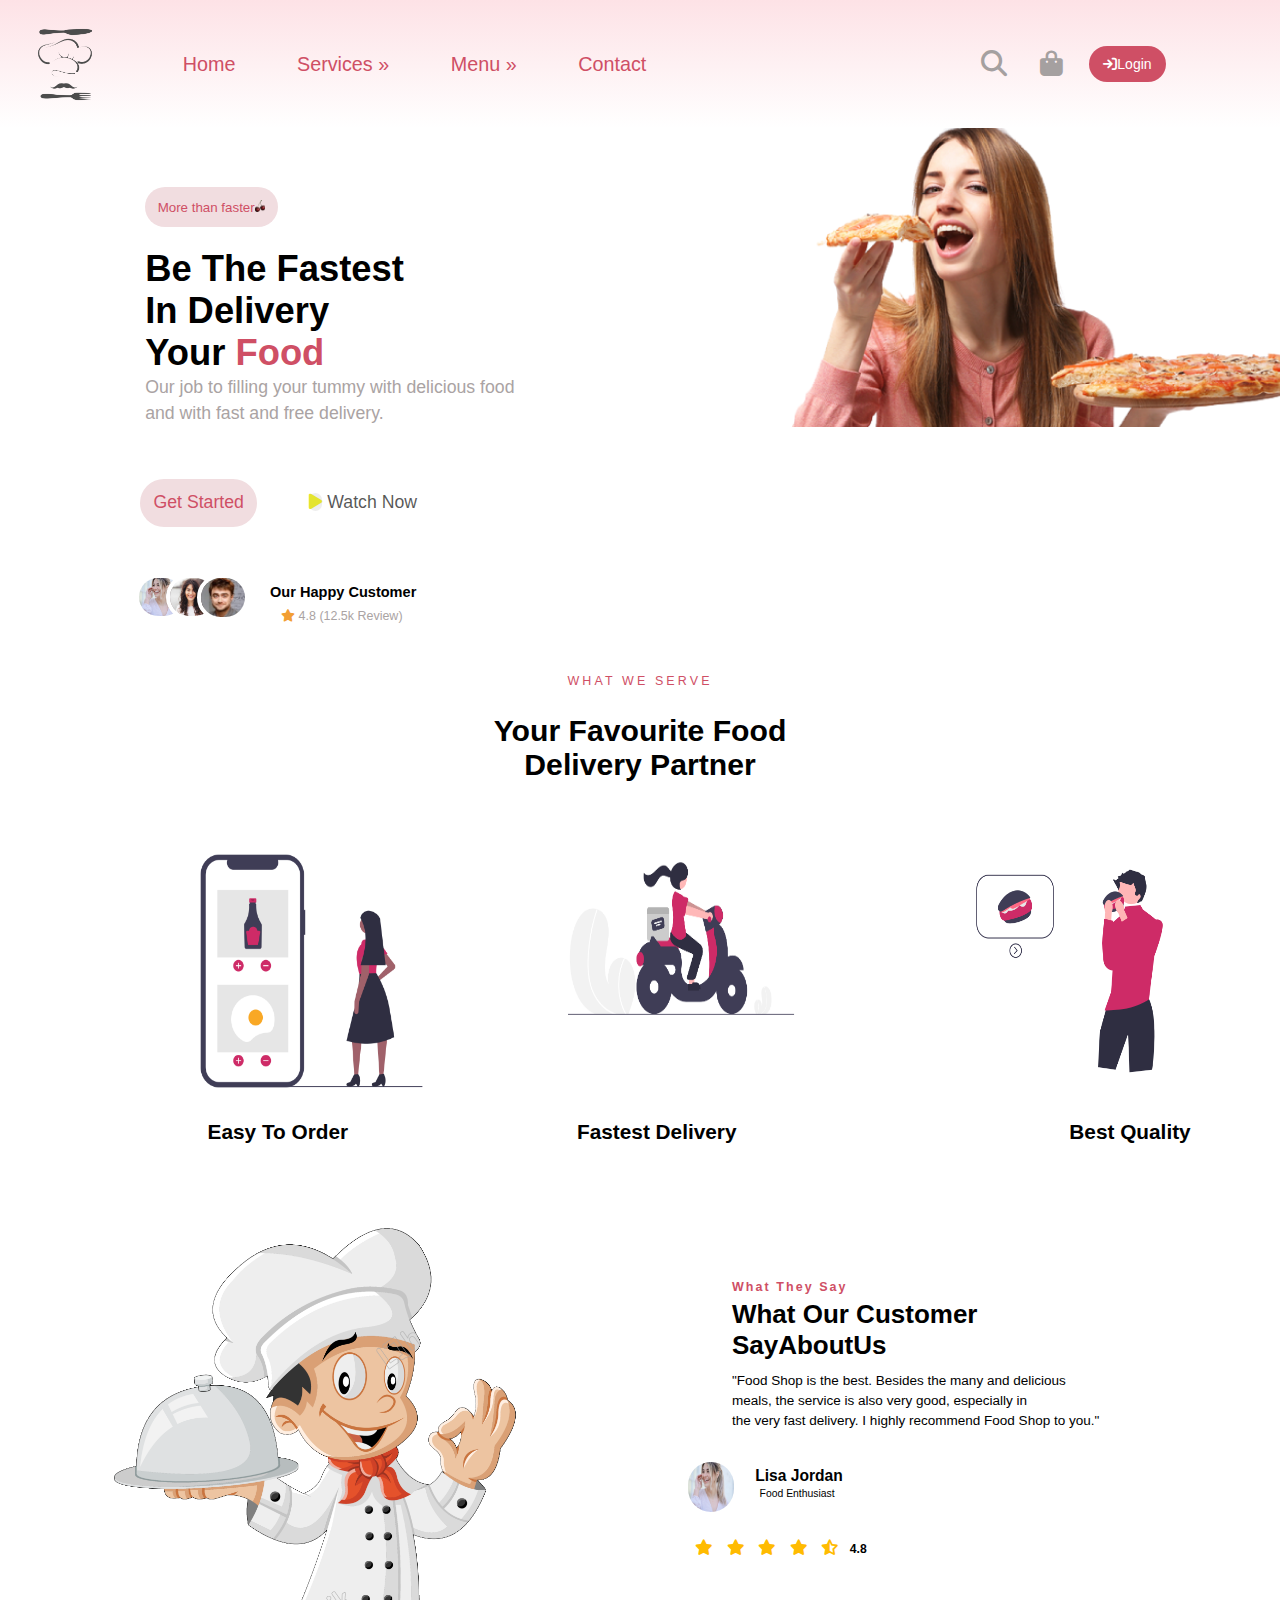
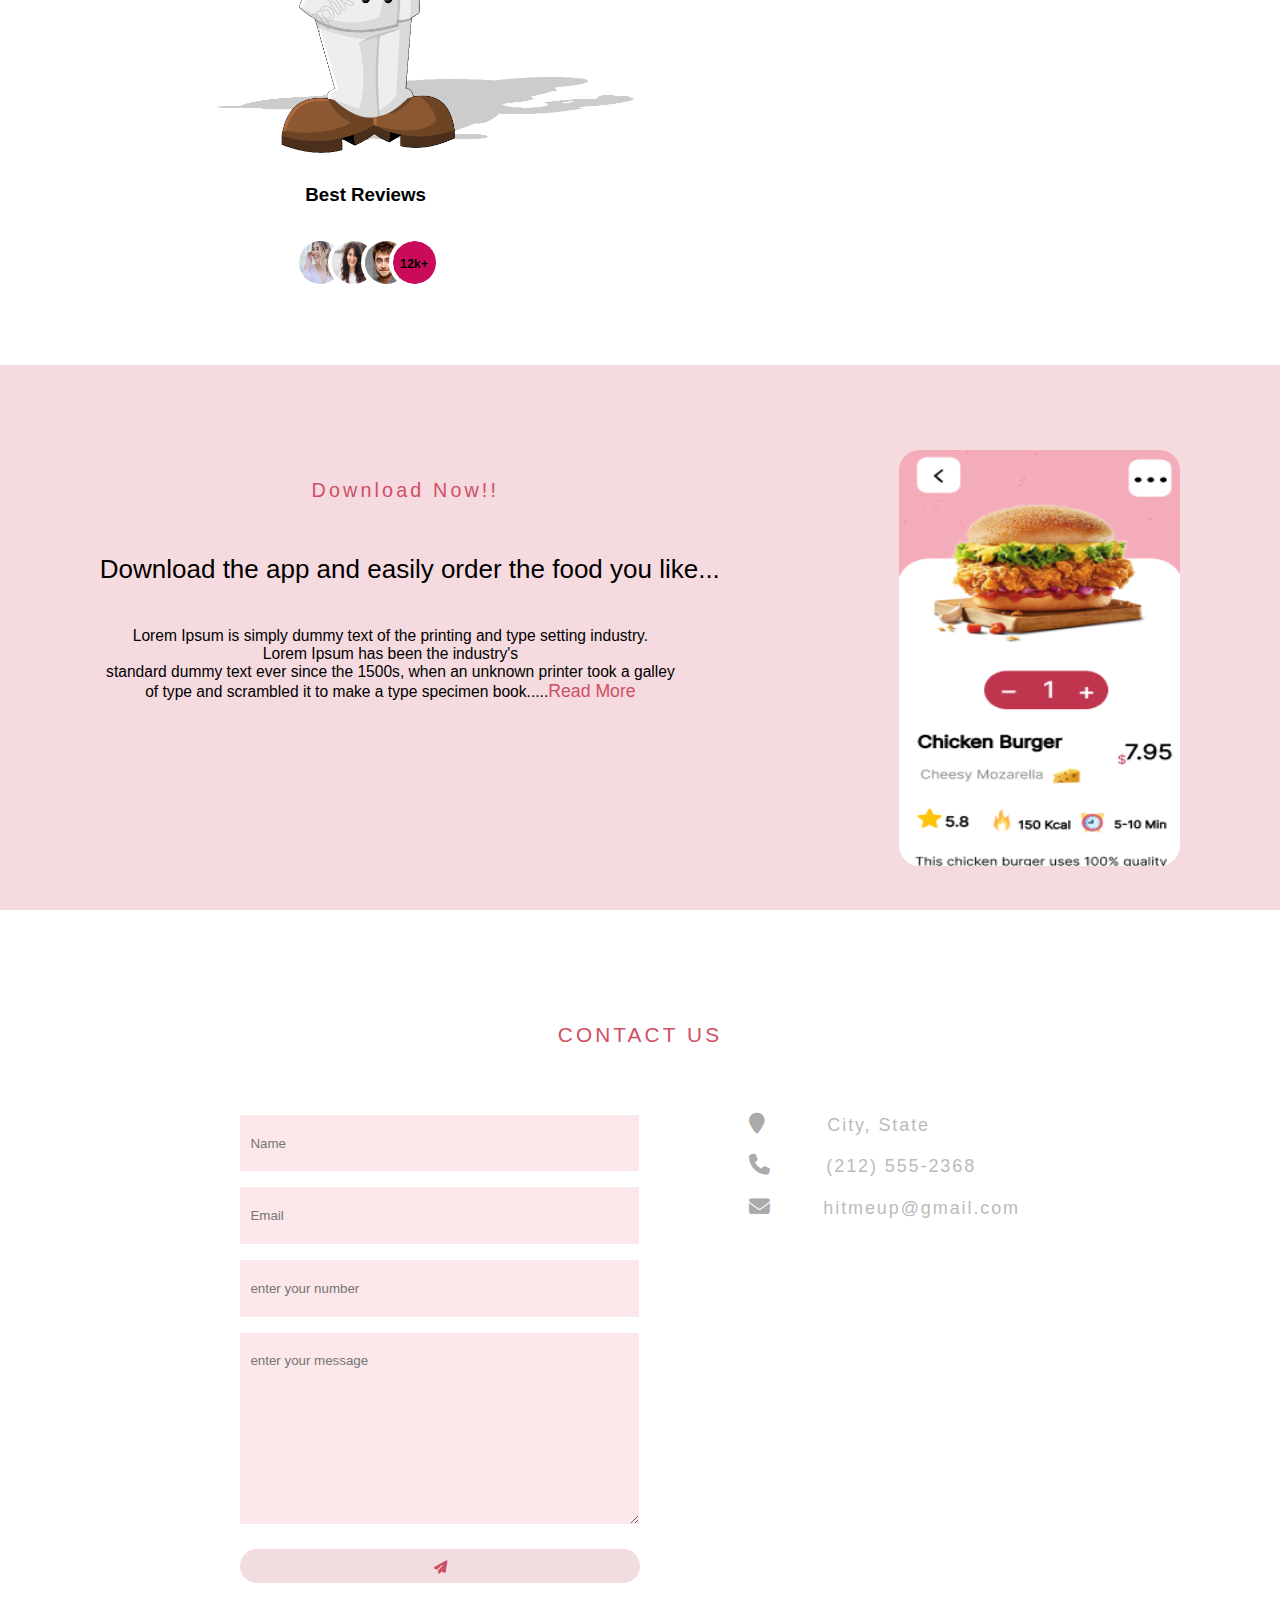
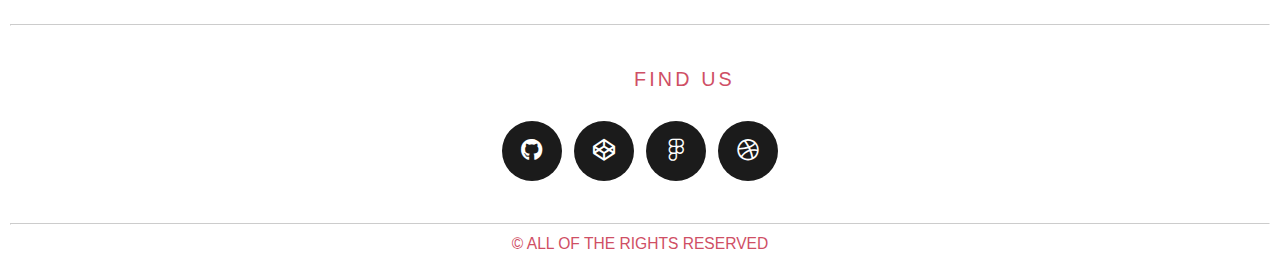
<file: index.html>
<!DOCTYPE html>
<html lang="en">

<head>
    <meta charset="UTF-8">
    <meta http-equiv="X-UA-Compatible" content="IE=edge">
    <meta name="viewport" content="width=device-width, initial-scale=1.0">
    <title>Food Shop</title>
    <link rel="stylesheet" href="style.css">
    <link rel="stylesheet" href="https://cdnjs.cloudflare.com/ajax/libs/font-awesome/6.1.1/css/all.min.css" />
    <script src="script.js"></script>
</head>

<body>
    <!------------------------HEADER----------------------------->

    <header>
        <img src="images/logo.png">

        <nav>
            <ul>
                <li><a href="index.html">Home</a></li>
                <li><a href="#service">Services</a>
                    <ul>
                        <li><a href="#delivery">Delivery</a></li>
                        <li><a href="#order">Order</a></li>
                        <li><a href="#quality">Quality</a></li>
                    </ul>
                </li>
                <li><a href="menu.html">Menu</a>
                    <ul>
                        <li><a href="#pizza">Pizza</a></li>
                        <li><a href="#burger">Burger</a></li>
                        <li><a href="#sweets">Sweets</a></li>
                        <li><a href="#drink">Drinks</a></li>
                    </ul>
                </li>
                <li><a href="#contact">Contact</a></li>
            </ul>
        </nav>
        <div class="icons">
            <i class="fa-solid fa-magnifying-glass"></i>
            <i class="fa-solid fa-bag-shopping"></i>
        </div>
       <div class="login">
        <a href="#login"><i class="fa-solid fa-arrow-right-to-bracket"></i>Login</a>
       </div>
    </header>

    <!----------------------------------HOME------------------------------->


    <section class="home" id="home">
        <button class="faster">More than faster<img src="images/cherry.png"></button>
        <div class="text">
            <h2>Be The Fastest<br>In Delivery<br>Your <span>Food</span></h2>
            <img src="images/girl.png" alt="img">

        </div>

        <p>Our job to filling your tummy with delicious food</p>
        <p>and with fast and free delivery.</p>

        <div class="btn-2">
            <button class="btn">Get Started</button>
            <p><i class="fa-solid fa-play"></i> Watch Now</p>
        </div>

        <!----------------FOLLOWERS----------------->

        <div class="follower">
            <img class="img-1" src="images/girl-1.jfif" alt="">
            <img class="img-2" src="images/girl-2.jpg" alt="">
            <img class="img-3" src="images/boy.jfif" alt="">
            <h3>Our Happy Customer</h3>
            <p><i class="fa-solid fa-star"></i> 4.8 <span>(12.5k Review)</span></p>
        </div>
    </section>

    <!--------------------------------SERVICE---------------------------------->

    <section class="service" id="service">
        <p>What we serve</p>
        <h2>Your Favourite Food <br>Delivery Partner</h2>

        <div class="service-img">
            <img src="images/order.png" alt="order">
            <h3>Easy To Order</h3>

            <img src="images/delivery.png" style="height:27rem ;" alt="delivery">
            <h3>Fastest Delivery</h3>

            <img src="images/quality.png" alt="quality">
            <h3 style="margin-left:-17rem ;">Best Quality</h3>

        </div>
    </section>


    <!-----------------------------REVIEW-------------------------->

    <section class="reviews">
        <div class="small-container">
            <img src="images/review.png" alt="img">
            <div class="heading">
                <h2>What They Say</h2>
                <h1>What Our Customer <br>SayAboutUs</h1>
                <p>"Food Shop is the best. Besides the many and delicious <br> meals, the service is also very good,
                    especially in <br> the very fast delivery. I highly recommend Food Shop to you."</p>
            </div>
            <div class="customer">
                <img src="images/girl-1.jfif" alt="">
                <h2>Lisa Jordan</h2>
                <span>Food Enthusiast</span>
                <i class="fa-solid fa-star" style="margin-left: -13.4rem;"></i>
                <i class="fa-solid fa-star"></i>
                <i class="fa-solid fa-star"></i>
                <i class="fa-solid fa-star"></i>
                <i class="fa-solid fa-star-half-stroke"></i>
                <h3>4.8</h3>
            </div>
        </div>
        <div class="followers">
            <h3>Best Reviews</h3>
            <img class="img-1" src="images/girl-1.jfif" alt="">
            <img class="img-2" src="images/girl-2.jpg" alt="">
            <img class="img-3" src="images/boy.jfif" alt="">
            <img class="img-4" src="images/circle.png" alt="">
            <p>12k+</p>
        </div>
    </section>

    <!-------------------------DOWNLOAD----------------->

    <section class="download">
        <h2>Download Now!!</h2>
        <div class="download-container">
            <p>Download the app and easily order the food you like...</p>
            <img src="images/mob-app.png" alt="">
        </div>
        <div class="app-container">
            <p>Lorem Ipsum is simply dummy text of the printing and type setting industry. <br> Lorem Ipsum has been
                the industry's <br> standard dummy text ever since the 1500s, when an unknown printer took a galley
                <br> of type and scrambled it to make a type specimen book.....<span>Read More</span>
            </p>
        </div>
    </section>
    <!---------------------------CONTACT----------------------->

    <section id="contact">

        <h1 class="section-header">Contact Us</h1>

        <div class="contact-wrapper">

            <!-- Left contact page -->

            <form>
                <p><input class="from-text" type="text" placeholder="Name" required name="Name"></p>
                <p><input class="from-text" type="text" placeholder="Email" required name="Email"></p>
                <p><input type="text" name="number" placeholder="enter your number" class="from-text" required>
                </p>
                <textarea name="message" class="from-text" required placeholder="enter your message" cols="30"
                    rows="10"></textarea>


                <button class="btn btn-primary send-button" id="submit" type="submit" value="SEND">
                    <div class="alt-send-button">
                        <i class="fa fa-paper-plane"></i><span class="send-text">SEND</span>
                    </div>

                </button>

            </form>

            <!-- Left contact page -->

            <div class="direct-contact-container">

                <ul class="contact-list">
                    <li class="list-item"><i class="fa fa-map-marker fa-2x"><span class="contact-text place">City,
                                State</span></i></li>

                    <li class="list-item"><i class="fa fa-phone fa-2x"><span class="contact-text phone"><a
                                    href="tel:1-212-555-5555" title="Give me a call">(212) 555-2368</a></span></i></li>

                    <li class="list-item"><i class="fa fa-envelope fa-2x"><span class="contact-text gmail"><a
                                    href="mailto:#" title="Send me an email">hitmeup@gmail.com</a></span></i></li>
                </ul>
            </div>
        </div>


        <hr>
        <div class="find">
            <h2>FIND US</h2>
        </div>
        <ul class="social-media-list">
            <li><a href="#" target="_blank" class="contact-icon">
                    <i class="fa-brands fa-github" aria-hidden="true"></i></a>
            </li>
            <li><a href="#" target="_blank" class="contact-icon">
                    <i class="fa-brands fa-codepen" aria-hidden="true"></i></a>
            </li>
            <li><a href="#" target="_blank" class="contact-icon">
                    <i class="fa-brands fa-figma" aria-hidden="true"></i></a>
            </li>
            <li><a href="#" target="_blank" class="contact-icon">
                    <i class="fa-brands fa-dribbble" aria-hidden="true"></i></a>
            </li>
        </ul>
        <hr>

        <div class="copyright">&copy; ALL OF THE RIGHTS RESERVED</div>





    </section>



</body>

</html>
</file>
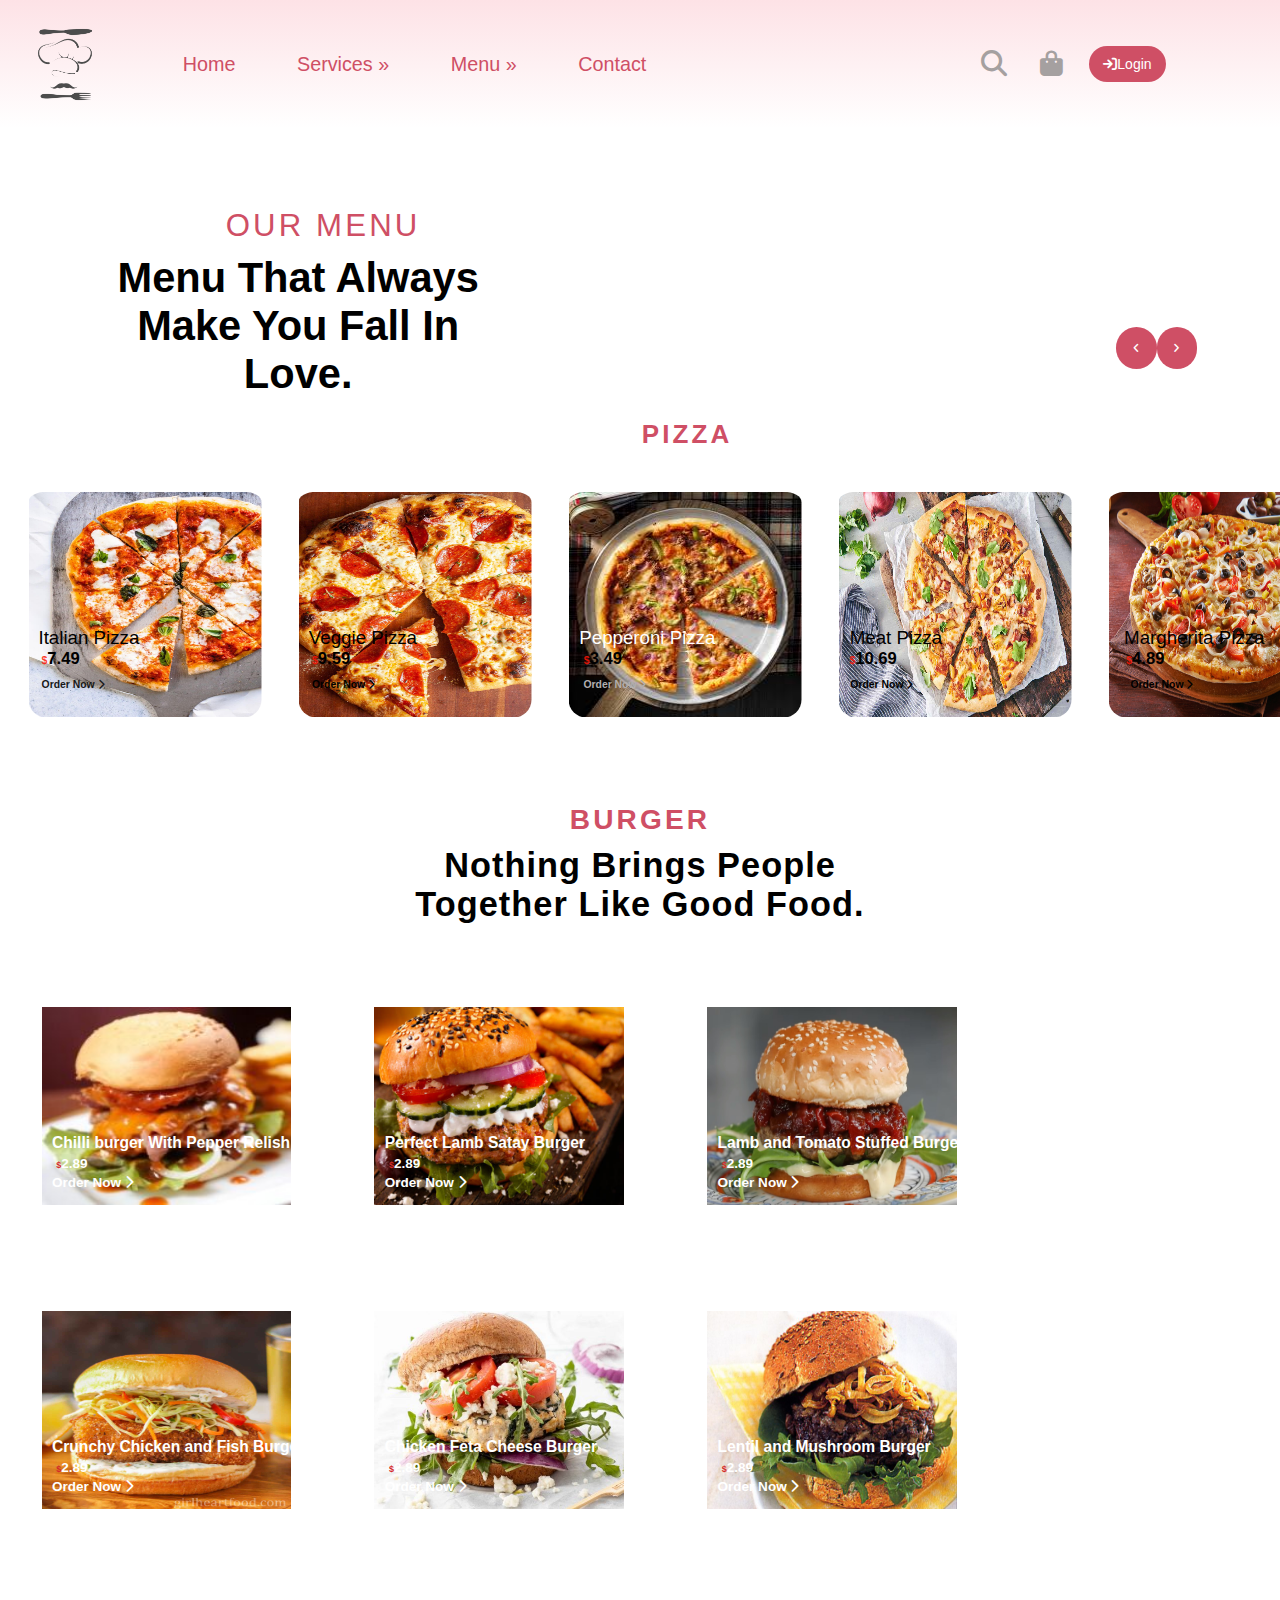
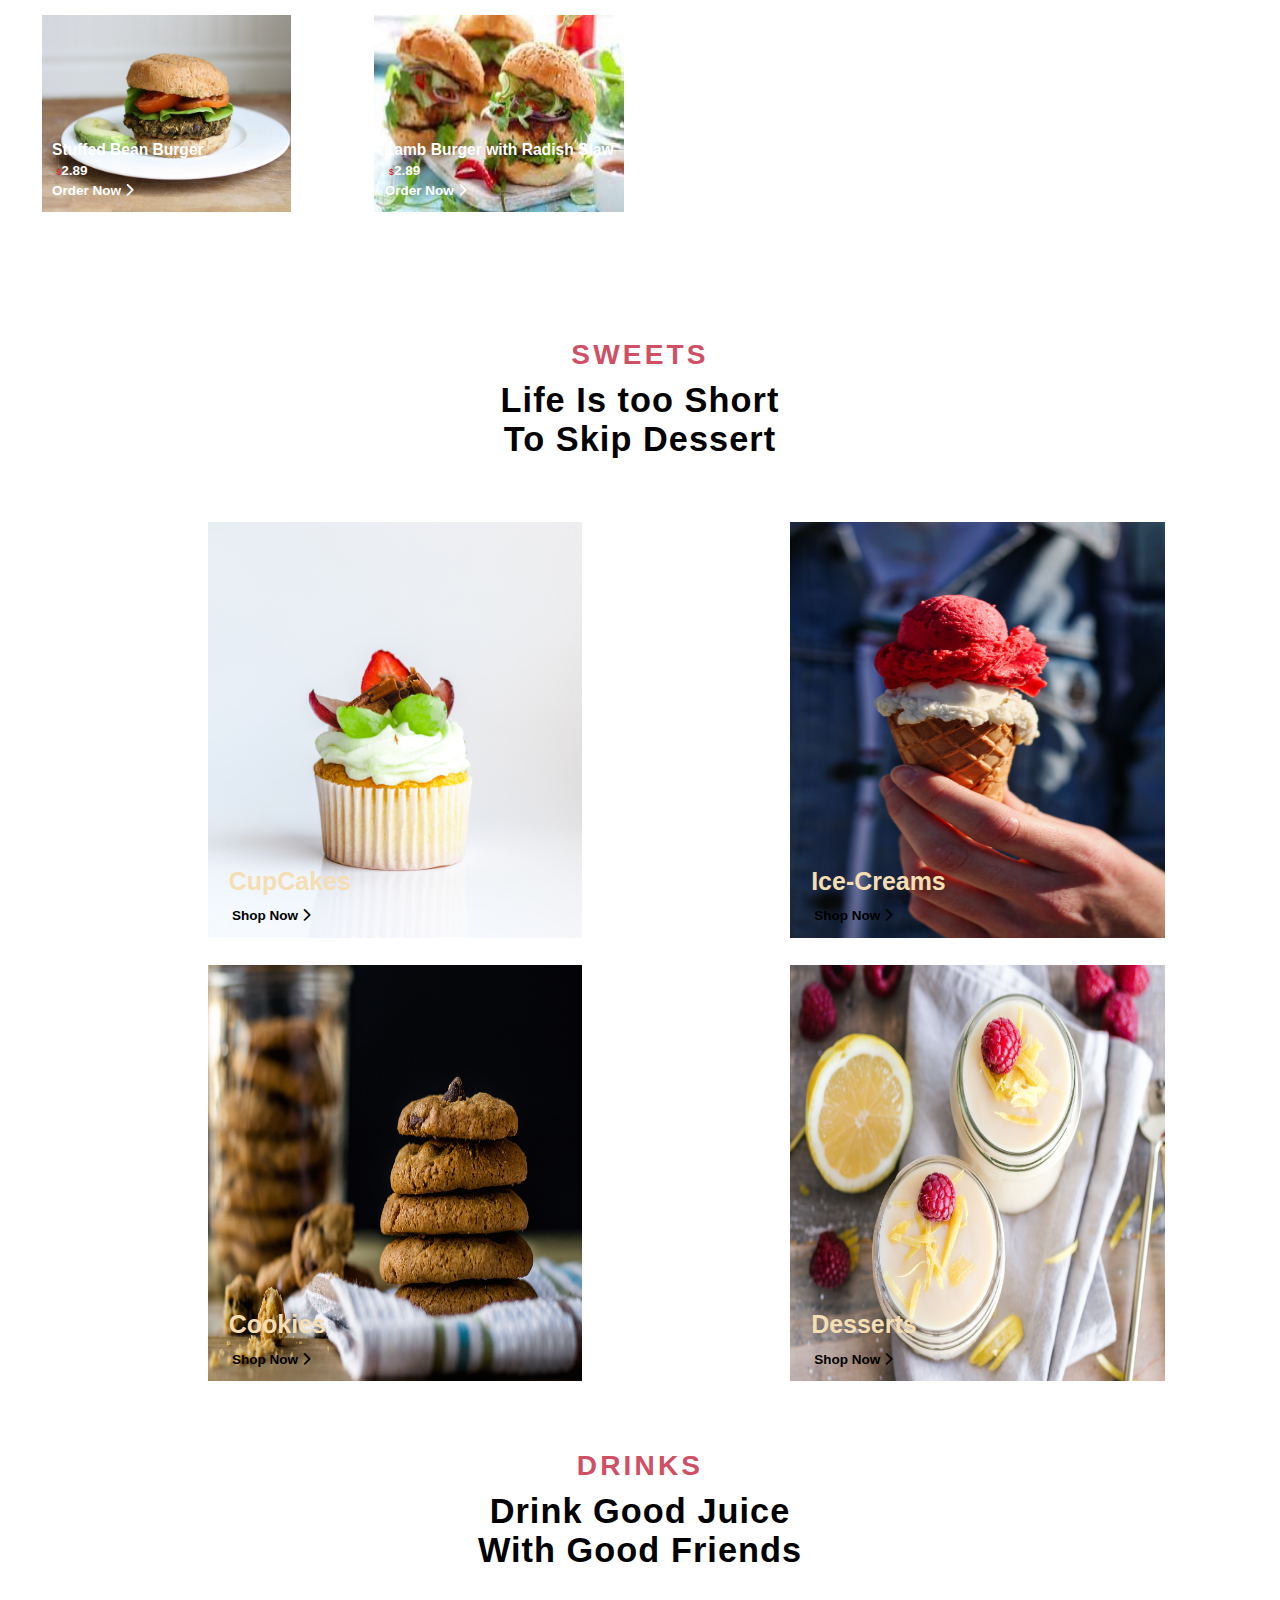
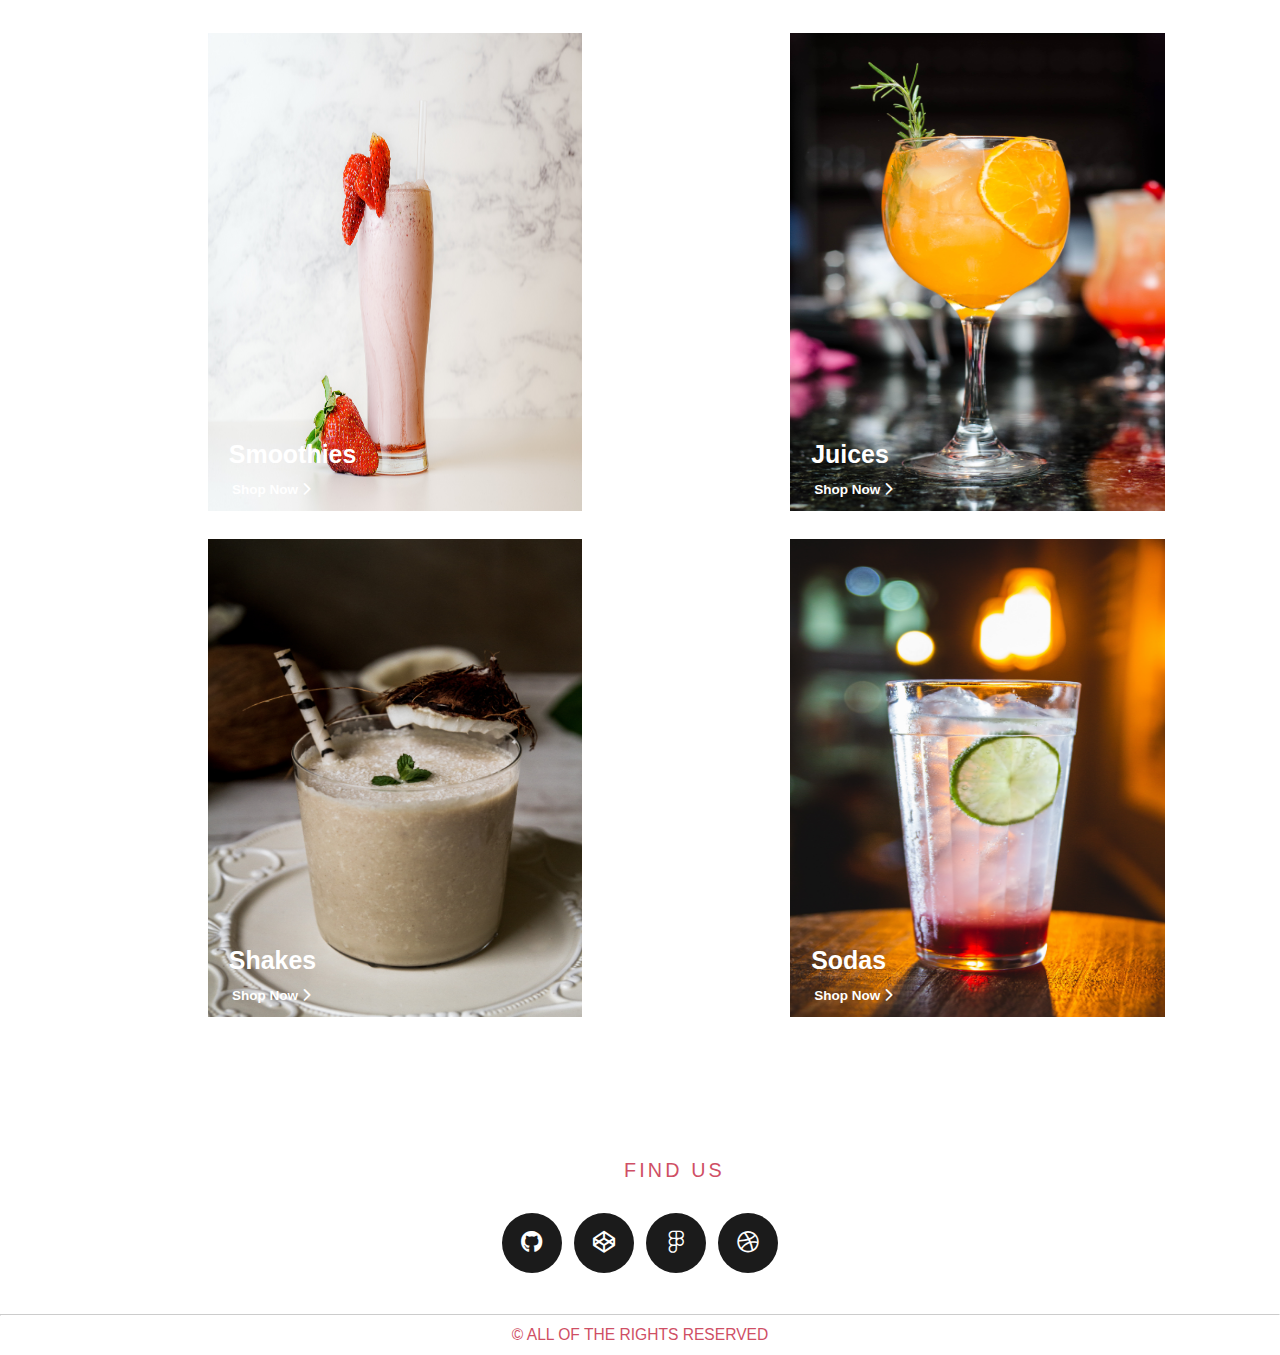
<file: menu.html>
<!DOCTYPE html>
<html lang="en">

<head>
  <meta charset="UTF-8">
  <meta http-equiv="X-UA-Compatible" content="IE=edge">
  <meta name="viewport" content="width=device-width, initial-scale=1.0">
  <title>Our Menu</title>
  <link rel="stylesheet" href="style.css">
  <link rel="stylesheet" href="https://cdnjs.cloudflare.com/ajax/libs/font-awesome/6.1.1/css/all.min.css" />
  <script src="script.js"></script>
</head>

<body>

  <!-----------------------HEADER--------------------->

  <header>
    <img src="images/logo.png">

    <nav>
      <ul>
        <li><a href="index.html">Home</a></li>
        <li><a href="index.html">Services</a>
          <ul>
            <li><a href="#delivery">Delivery</a></li>
            <li><a href="#order">Order</a></li>
            <li><a href="#quality">Quality</a></li>
          </ul>
        </li>
        <li><a href="#menu">Menu</a>
          <ul>
            <li><a href="#pizza">Pizza</a></li>
            <li><a href="#burger">Burger</a></li>
            <li><a href="#sweets">Sweets</a></li>
            <li><a href="#drink">Drinks</a></li>
          </ul>
        </li>
        <li><a href="index.html">Contact</a></li>
      </ul>
    </nav>
    <div class="icons">
      <i class="fa-solid fa-magnifying-glass"></i>
      <i class="fa-solid fa-bag-shopping"></i>
    </div>
    <div class="login">
      <a href="#login"><i class="fa-solid fa-arrow-right-to-bracket"></i>Login</a>
    </div>
  </header>

  <!------------------------MENU---------------------------->

  <!----------------------PIZZA---------------->
  <div class="carousel">
    <h2>OUR MENU</h2>
    <div class="float-right">
      <p class="para">Menu That Always <br> Make You Fall In Love.</p>
      <a href="#btn" class='flt-left' style="margin-left: 58rem;" onclick="slideRight(this);"><i
          class="fa fa-angle-left" aria-hidden="true"></i></a>
      <a href="#btn" class='flt-right' style="margin-right: 8rem;" onclick="slideLeft(this);"><i
          class="fa fa-angle-right" aria-hidden="true"></i></a>
    </div>
    <div class="pizza">
      <h2>PIZZA</h2>
    </div>
    <div class="clear" id="pizza"></div>
    <div class="row flt">

      <div class="row-container">
        <div class="container">
          <img src="images/pizza-1.jpg" />
          <div class="price-1">
            <h2>Italian Pizza</h2>
            <p><span>$</span>7.49</p>
            <h4>Order Now <i class="fa-solid fa-chevron-right"></i></h4>
          </div>
        </div>
        <div class="container">
          <img src="images/pizza-2.jpg" />
          <div class="price-2">
            <h2>Veggie Pizza</h2>
            <p><span>$</span>9.59</p>
            <h4>Order Now <i class="fa-solid fa-chevron-right"></i></h4>
          </div>
        </div>
        <div class="container">
          <img src="images/pizza-3.jfif" />
          <div class="price-3">
            <h2>Pepperoni Pizza</h2>
            <p><span>$</span>3.49</p>
            <h4>Order Now <i class="fa-solid fa-chevron-right"></i></h4>
          </div>
        </div>
        <div class="container">
          <img src="images/pizza-4.jpg" />
          <div class="price-4">
            <h2>Meat Pizza</h2>
            <p><span>$</span>10.69</p>
            <h4>Order Now <i class="fa-solid fa-chevron-right"></i></h4>
          </div>
        </div>
        <div class="container">
          <img src="images/pizza-5.jpg" />
          <div class="price-5">
            <h2>Margherita Pizza</h2>
            <p><span>$</span>4.89</p>
            <h4>Order Now <i class="fa-solid fa-chevron-right"></i></h4>
          </div>
        </div>
        <div class="container">
          <img src="images/pizza-6.jpg" />
          <div class="price-6">
            <h2>BBQ Chicken Pizza</h2>
            <p><span>$</span>5.99</p>
            <h4>Order Now <i class="fa-solid fa-chevron-right"></i></h4>
          </div>
        </div>
        <div class="container">
          <img src="images/pizza-7.jpg" />
          <div class="price-7">
            <h2>Hawaiian Pizza</h2>
            <p><span>$</span>4.39</p>
            <h4>Order Now <i class="fa-solid fa-chevron-right"></i></h4>
          </div>
        </div>
        <div class="container">
          <img src="images/pizza-8.jpg" />
          <div class="price-8">
            <h2>Buffalo Pizza</h2>
            <p><span>$</span>2.89</p>
            <h4>Order Now <i class="fa-solid fa-chevron-right"></i></h4>
          </div>
        </div>
        <div class="clear"></div>
      </div>

    </div>
  </div>

  <!---------------------BURGER-------------------->

  <div class="burger" id="burger">
    <h1>BURGER</h1>
    <p class="para">Nothing Brings People <br> Together Like Good Food.</p>

    <div class="burger-container">
      <div class="burger-img">
        <img src="images/burger-1.jpg" alt="img">
        <div class="names">
          <h3>Chilli burger With Pepper Relish</h3>
          <p><span>$</span>2.89</p>
          <h4>Order Now <i class="fa-solid fa-chevron-right"></i></h4>
        </div>
      </div>

      <div class="burger-img">
        <img src="images/burger-2.jpg" alt="img">
        <div class="names">
          <h3>Perfect Lamb Satay Burger</h3>
          <p><span>$</span>2.89</p>
          <h4>Order Now <i class="fa-solid fa-chevron-right"></i></h4>
        </div>
      </div>

      <div class="burger-img">
        <img src="images/burger-3.jpg" alt="img">
        <div class="names">
          <h3>Lamb and Tomato Stuffed Burger</h3>
          <p><span>$</span>2.89</p>
          <h4>Order Now <i class="fa-solid fa-chevron-right"></i></h4>
        </div>
      </div>

      <div class="burger-img">
        <img src="images/burger-4.jpg" alt="img">
        <div class="names">
          <h3>Crunchy Chicken and Fish Burger</h3>
          <p><span>$</span>2.89</p>
          <h4>Order Now <i class="fa-solid fa-chevron-right"></i></h4>
        </div>
      </div>

      <div class="burger-img">
        <img src="images/burger-5.jpg" alt="img">
        <div class="names">
          <h3> Chicken Feta Cheese Burger</h3>
          <p><span>$</span>2.89</p>
          <h4>Order Now <i class="fa-solid fa-chevron-right"></i></h4>
        </div>
      </div>

      <div class="burger-img">
        <img src="images/burger-6.jpeg" alt="img">
        <div class="names">
          <h3>Lentil and Mushroom Burger</h3>
          <p><span>$</span>2.89</p>
          <h4>Order Now <i class="fa-solid fa-chevron-right"></i></h4>
        </div>
      </div>

      <div class="burger-img">
        <img src="images/burger-7.jpg" alt="img">
        <div class="names">
          <h3>Stuffed Bean Burger</h3>
          <p><span>$</span>2.89</p>
          <h4>Order Now <i class="fa-solid fa-chevron-right"></i></h4>
        </div>
      </div>

      <div class="burger-img">
        <img src="images/burger-8.jfif" alt="img">
        <div class="names">
          <h3>Lamb Burger with Radish Slaw</h3>
          <p><span>$</span>2.89</p>
          <h4>Order Now <i class="fa-solid fa-chevron-right"></i></h4>
        </div>
      </div>

    </div>
  </div>

  <!-----------------SWEETS-------------->

  <div class="sweets" id="sweets">
    <h2>SWEETS</h2>
    <p>Life Is too Short <br> To Skip Dessert</p>

    <div class="sweet-container">
      <div class="sweet-img">
        <img src="images/cupcake.jpg" alt="img">
        <h3>CupCakes</h3>
        <h4>Shop Now <i class="fa-solid fa-chevron-right"></i></h4>
      </div>

      <div class="sweet-img">
        <img src="images/ice.jpg" alt="img">
        <h3>Ice-Creams</h3>
        <h4>Shop Now <i class="fa-solid fa-chevron-right"></i></h4>
      </div>

      <div class="sweet-img">
        <img src="images/cookies.jpg" alt="img">
        <h3>Cookies</h3>
        <h4>Shop Now <i class="fa-solid fa-chevron-right"></i></h4>
      </div>

      <div class="sweet-img">
        <img src="images/desserts.jpg" alt="img">
        <h3>Desserts</h3>
        <h4>Shop Now <i class="fa-solid fa-chevron-right"></i></h4>
      </div>
    </div>
  </div>

  <!-------------------DRINKS---------------->

  <div class="drinks" id="drink">
    <h2>DRINKS</h2>
    <p>Drink Good Juice <br> With Good Friends</p>

    <div class="drink-container">
      <div class="drink-img">
        <img src="images/smoothie.jpg" alt="img">
        <h3>Smoothies</h3>
        <h4>Shop Now <i class="fa-solid fa-chevron-right"></i></h4>
      </div>

      <div class="drink-img">
        <img src="images/juice.jpg" alt="img">
        <h3>Juices</h3>
        <h4>Shop Now <i class="fa-solid fa-chevron-right"></i></h4>
      </div>

      <div class="drink-img">
        <img src="images/shake.jpg" alt="img">
        <h3>Shakes</h3>
        <h4>Shop Now <i class="fa-solid fa-chevron-right"></i></h4>
      </div>

      <div class="drink-img">
        <img src="images/soda.jpg" alt="img">
        <h3>Sodas</h3>
        <h4>Shop Now <i class="fa-solid fa-chevron-right"></i></h4>
      </div>
    </div>
  </div>


  <!----------------FOOTER------------>


  <div class="find">
    <h2>FIND US</h2>
  </div>
  <ul class="social-media-list">
    <li><a href="#" target="_blank" class="contact-icon">
        <i class="fa-brands fa-github" aria-hidden="true"></i></a>
    </li>
    <li><a href="#" target="_blank" class="contact-icon">
        <i class="fa-brands fa-codepen" aria-hidden="true"></i></a>
    </li>
    <li><a href="#" target="_blank" class="contact-icon">
        <i class="fa-brands fa-figma" aria-hidden="true"></i></a>
    </li>
    <li><a href="#" target="_blank" class="contact-icon">
        <i class="fa-brands fa-dribbble" aria-hidden="true"></i></a>
    </li>
  </ul>
  <hr>

  <div class="copyright">&copy; ALL OF THE RIGHTS RESERVED</div>


</body>

</html>
</file>
<file: style.css>
/*style.css*/
@import url('https://fonts.googleapis.com/css2?family=Open+Sans:wght@300&display=swap');

:root {
    --clr1: rgb(207, 79, 101);
    --clr2: #fff;
    --clr3: #000;
}

* {
    margin: 0;
    padding: 0;
    font-family: 'PT Sans', sans-serif;
    box-sizing: border-box;
    text-decoration: none;
}

html {
    font-size: 65%;
    scroll-behavior: smooth;
    scroll-padding-top: 8rem;
    overflow-x: hidden;
}

html::-webkit-scrollbar {
    width: 1rem;
}

html::-webkit-scrollbar-thumb {
    background: var(--clr1);
}

/*------------------HEADER----------------------*/

header {
    position: fixed;
    width: 100%;
    top: 0;
    right: 0;
    z-index: 1000;
    display: flex;
    align-items: center;
    justify-content: space-between;
    background: linear-gradient(rgb(253, 226, 230), white);
}

img {
    width: 10%;
}

/*-------NAV_BAR-------*/

nav {
  margin:0 auto;
  display:inline-block;
  font-size: 1.9rem;
  padding-left: 2rem;
}

nav ul {
  margin:0;padding:0;
  list-style-type:none;
  float:left;
  display:inline-block;
}

nav ul li {
  position:relative;
  margin:0 20px 0 0;
  float:left;
  display:inline-block;
}

li > a:after { content: ' »'; } /* Change this in order to change the Dropdown symbol */

li > a:only-child:after { content: ''; }

nav ul li a {
  padding: 2rem;
  display:inline-block;
  color:var(--clr1);
  text-decoration:none;
}

nav ul li a:hover {
  opacity:0.5;
}

nav ul li ul {
  display:none;
  position:absolute;
  left:0;
  background:rgb(250, 231, 235);
  float:left;
}

nav ul li ul li {
  width:100%;
}

nav ul li:hover ul {
  display:block;
}

.icons {
    font-size: 2.5rem;
    padding-left: 27rem;
}

.icons .fa-magnifying-glass,
.fa-bag-shopping {
    padding-right: 2.5rem;
    color: rgb(165, 160, 160);
    cursor: pointer;
}

.login a {
    padding: 10px 14px;
    border-radius: 4.3rem;
    font-size: 14px;
    margin-right: 11rem;
    color: var(--clr2);
    background: var(--clr1);
    border: none;
}

.login a:hover {
    color: #fff;
    background: rgb(212, 105, 123);
    cursor: pointer;
}

/*-----------------------HOME-----------------*/

section {
    padding: 13rem 10px;
    padding-bottom: 0;
}
.home .faster
{
  margin-left: 13rem;
  margin-top: 5rem;
  border: none;
  background:rgb(241, 221, 224) ;
  color: var(--clr1);
  padding: 1.2rem;
  border-radius: 6rem;
  margin-bottom: 2rem;
}

.home .text {
    display: flex;
    flex-direction: column;
}

.text h2 {
    color: #000;
    font-weight: 800;
    font-size: 3.5rem;
    padding-left: 13rem;
    padding-right: 5.5rem;
    margin-bottom: -4rem;
}

.text span {
    color: var(--clr1);
}

.home p {
    font-size: 1.7rem;
    color: rgb(170, 163, 163);
    padding-left: 13rem;
    margin-top: -4rem;
    line-height: .5rem;
    padding-bottom: 6rem;
}

.home .btn {
    color: var(--clr1);
    background: rgb(241, 221, 224);
    margin-left: 12.5rem;
    margin-top: 6rem;
    margin-bottom: 3rem;
    font-size: 11px;
}

.home img {
    width: 1rem;
}

.text img {
    width: 43%;
    margin-left: 75rem;
    margin-top: -21rem;
}

.btn-2 {
    display: flex;
    flex-direction: row;
    align-items: baseline;
}

.btn-2 .btn {
    font-size: 1.7rem;
    margin-top: 0rem;
    cursor: pointer;
    border: none;
    border-radius: 5rem;
    padding: 1.3rem;
}

.btn-2 p {
    padding-top: 3rem;
    margin-left: -8rem;
    color: #000000ab;
    cursor: pointer;
}

.btn-2 p .fa-play {
    color: rgb(228, 228, 47);
    border-radius: 2rem;
    background: #eee;
}

/*----------------FOLLOWERS--------------*/

.follower {
    display: flex;
    flex-direction: row;
    align-items: flex-start;
}

.follower img {
    width: 5rem;
    border-radius: 5rem;
}

.follower .img-1 {
    border: .4rem solid var(--clr2);
    margin-left: 12rem;
    height: 4.5rem;
}

.follower .img-2 {
    border: .4rem solid var(--clr2);
    margin-left: -2rem;
    height: 4.5rem;
}

.follower .img-3 {
    border: .4rem solid var(--clr2);
    margin-left: -2rem;
}

.follower h3 {
    padding-top: 1rem;
    padding-left: 2rem;
    font-size: 1.4rem;
}

.follower p {
    padding-top: 7.5rem;
    margin-left: -26rem;
    font-size: 1.2rem;
}

.follower .fa-solid {
    color: rgba(241, 146, 21, 0.884);
}

/*------------------SERVICE---------------*/

.service p {
    text-align: center;
    font-size: 1.2rem;
    color: var(--clr1);
    letter-spacing: .3rem;
    text-transform: uppercase;
    margin-top: -14rem;
}

.service h2 {
    text-align: center;
    font-size: 2.9rem;
    color: #000;
    font-weight: 800;
    padding-bottom: 5.5rem;
    padding-top: 2.5rem;
}

.service-img {
    display: flex;
}

.service-img img {
    width: 34rem;
    padding: 3rem;
    margin-left: 12rem;
    margin-top: -4rem;
}

.service-img h3 {
    text-align: center;
    margin-top: 26rem;
    margin-right: 3rem;
    margin-left: -27rem;
    padding-top: 1rem;
    font-size: 2rem;
    font-weight: 600;
}

/*-------------------REVIEW--------------------*/

.reviews {
    padding-bottom: 9rem;
}

.small-container {
    display: flex;
    justify-content: space-between;
}

.heading h2 {
    color: var(--clr1);
    font-size: 1.2rem;
    letter-spacing: .2rem;
    text-align: left;
    padding-bottom: .5rem;
}

.heading h1 {
    font-weight: 800;
    font-size: 2.5rem;
    padding-bottom: 1rem;
}

.heading p {
    font-size: 1.3rem;
    line-height: 1.9rem;
}

.customer {
    display: flex;
    flex-wrap: wrap;
}

.small-container .customer img {
    width: 4.5rem;
    height: 4.9rem;
    margin-top: 17.5rem;
    margin-left: -49rem;
    border-radius: 4rem;
}

.customer h2 {
    margin-top: 18rem;
    margin-left: 2rem;
}

.customer span {
    margin-top: 20rem;
    margin-left: -8rem;
}

.customer .fa-star,
.fa-star-half-stroke {
    margin-top: 25rem;
    font-size: 1.5rem;
    color: rgb(255, 187, 0);
    margin-left: 1.3rem;
}

.customer h3 {
    margin-top: 25.2rem;
    margin-left: 1rem;
}

.small-container img {
    width: 50rem;
    margin-left: 10rem;
    margin-top: -5rem;
}

.followers h3 {
    font-size: 1.8rem;
    text-align: left;
    margin-left: 25.4rem;
    padding: 3rem;
}

.followers .img-1 {
    border: .4rem solid var(--clr2);
    margin-left: 27.4rem;
    height: 4.9rem;
    width: 4.9rem;
    border-radius: 5rem;
}

.followers .img-2 {
    border: .4rem solid var(--clr2);
    margin-left: -2rem;
    height: 4.9rem;
    width: 4.9rem;
    border-radius: 5rem;
}

.followers .img-3 {
    border: .4rem solid var(--clr2);
    margin-left: -2rem;
    width: 4.9rem;
    height: 4.9rem;
    border-radius: 5rem;
}

.followers .img-4 {
    margin-left: -2.5rem;
    border: .4rem solid var(--clr2);
    border-radius: 3rem;
    width: 4.9rem;
    height: 4.9rem;
}

.followers p {
    margin-left: 37.5rem;
    margin-top: -3.2rem;
    font-weight: 600;
    font-size: 1.2rem;
}

/*----------------------DOWNLOAD-----------------*/

.download {
    background-color: rgb(245, 218, 223);
    padding-bottom: 20rem;
}

.download-container {
    display: flex;
    justify-content: space-around;
    align-items: stretch;
}

.download h2 {
    font-size: 1.9rem;
    color: var(--clr1);
    letter-spacing: .3rem;
    padding-left: 29rem;
    margin-top: -2rem;
    font-weight: 500;
}

.download p {
    margin-top: 5rem;
    font-size: 2.5rem;
}

.download-container img {
    margin-top: -5rem;
    width: 27rem;
    height: 40rem;
    border-radius: 2rem;
}

.app-container p {
    margin-top: -23rem;
    font-size: 1.5rem;
    text-align: center;
    margin-left: -48rem;
}

.app-container p span {
    color: var(--clr1);
    font-size: 1.7rem;
    cursor: pointer;
}


/*---------------------CONTACT---------------------*/

#contact 
{
   margin-top: -6rem;
}
  
  .section-header 
{
    text-align: center;
    margin: 0 auto;
    padding: 40px 0;
   font-size: 2rem;
    color: var(--clr1);
    text-transform: uppercase;
    letter-spacing: .3rem;
    font-weight: 100;
}
  
  .contact-wrapper {
    display: flex;
    flex-direction: row;
    justify-content: space-between;
    margin: 0 auto;
    padding: 20px;
    position: relative;
    max-width: 840px;
  }
  
  .from-text
{
    padding: 2rem 1rem;
    margin: 8px 0;
    width: 74%;
    border: none;
    background-color: rgb(252, 231, 234);
}
  
  .send-button {
    margin-top: 15px;
    height: 34px;
    width: 400px;
    overflow: hidden;
    transition: all .2s ease-in-out;
    margin-bottom: 2rem;
    border: none;
    border-radius: 2rem;
    background: rgb(241, 221, 224);
  }
  
  .alt-send-button {
    width: 400px;
    height: 34px;
    transition: all .2s ease-in-out;
    margin-top: 1rem;
    cursor: pointer;
    color: var(--clr1);
  }
  
  .send-text {
    display: block;
    margin-top: 10px;
    font: 700 12px 'Lato', sans-serif;
    letter-spacing: 2px;
  }
  
  .alt-send-button:hover {
    transform: translate3d(0px, -29px, 0px);
  }
  
  /* Begin Right Contact Page */
  .direct-contact-container {
    max-width: 400px;
  }
  
  /* Location, Phone, Email Section */
  .contact-list {
    list-style-type: none;
    margin-left: -30px;
    padding-right: 20px;
  }
  
  .list-item {
    line-height: 4;
    color: #aaa;
  }
  
  .contact-text {
    font: 300 18px 'Lato', sans-serif;
    letter-spacing: 1.9px;
    color: #bbb;
  }
  
  .place {
    margin-left: 62px;
  }
  
  .phone {
    margin-left: 56px;
  }
  
  .gmail {
    margin-left: 53px;
  }
  
  .contact-text a {
    color: #bbb;
    text-decoration: none;
    transition-duration: 0.2s;
  }
  
  .contact-text a:hover {
    color: var(--clr1);
    text-decoration: none;
  }
  
  
  /* Social Media Icons */
  .social-media-list {
    position: relative;
    font-size: 22px;
    text-align: center;
    width: 100%;
    margin: 0 auto;
    padding: 0;
    margin-bottom: 3rem;
  }
  
.find h2
{
    color: var(--clr1);
    font-size: 1.9rem;
    letter-spacing: .3rem;
    margin-left: 60rem;
    font-weight: 100;
    margin-top: 4rem;
    margin-bottom: 2rem;
}

  .social-media-list li a {
    color: #fff;
  }
  
  .social-media-list li {
    position: relative; 
    display: inline-block;
    height: 60px;
    width: 60px;
    margin: 10px 3px;
    line-height: 60px;
    border-radius: 50%;
    color: #fff;
    background-color: rgb(27,27,27);
    cursor: pointer; 
    transition: all .2s ease-in-out;
  }
  
  .social-media-list li:after {
    content: '';
    position: absolute;
    top: 0;
    left: 0;
    width: 60px;
    height: 60px;
    line-height: 60px;
    border-radius: 50%;
    opacity: 0;
    box-shadow: 0 0 0 1px var(--clr1);
    transition: all .2s ease-in-out;
  }
  
  .social-media-list li:hover {
    background-color: var(--clr1); 
  }
  
  .social-media-list li:hover:after {
    opacity: 1;  
    transform: scale(1.12);
    transition-timing-function: cubic-bezier(0.37,0.74,0.15,1.65);
  }
  
  .social-media-list li:hover a {
    color: #000;
  }
  
  .copyright {
    text-align: center;
    color: var(--clr1);
    font-size: 1.5rem;
    margin-top: 1rem;
    margin-bottom: 1rem;
  }
  
  hr {
    border-color: rgba(255,255,255,.6);
  }
  


  /*---------------------------MENU------------------*/


/*------------------PIZZA----------------*/

.carousel h2
{
  color: var(--clr1);
  font-size: 3rem;
  letter-spacing: .3rem;
  text-align: left;
  padding-top: 20rem;
  padding-bottom: 1rem;
  padding-left: 21.7rem;
  font-weight: 100;
}
.float-right .para
{
  text-align: center;
  font-size: 4rem;
  padding-bottom: 2rem;
  margin-left: 8rem;
  font-weight: 800;
}
.float-right
{
  display: flex;
  justify-content: space-between;
}
.flt
{
  float:right;
}
.carousel{
  width:100%;
  margin:auto;
}
.row{
  width:100%;
  padding:1rem;
  overflow:hidden;
  margin:auto;
}
.row-container{
  width:2000px;
  transition:0.5s;
}
.pizza h2
{
  color: var(--clr1);
  font-size: 2.5rem;
  letter-spacing: .3rem;
  margin-left: 40rem;
  font-weight: 800;
  margin-top: -20rem;
}
.container img{
  width: 25rem;
  height: 25rem;
  padding: 1.3rem;
  float:left;
  display:inline;
  margin:0 5px;
  background: none;
  padding-top: 2rem;
  border-radius: 3rem;
}
.clear{
  clear:both;
}
.controls{
  width:100%;
  margin:auto;
}
.carousel  .flt-left,
.flt-right 
{
  border:none;
  padding:1.6rem;
  color:white;
  background:var(--clr1);
  font-weight:bold;
  outline:none;
  height: 4rem;
  text-align: center;
  padding-top: 1.5rem;
  border-radius:2rem;
  position:relative;
  margin-top: 7rem;
  cursor: pointer;
}
/*------------PRICE------------*/
.carousel .price-1,
.price-2,
.price-3,
.price-4,
.price-5,
.price-6,
.price-7,
.price-8
{
  position: absolute;
}
/*-------PRICE_1---------*/
.price-1 h2
{
  color: var(--clr3);
  text-align: left;
  margin-left: -19rem;
  font-size: 1.8rem;
  margin-top: -5rem;
  padding-bottom: 0;
  letter-spacing: normal;
}
.price-1 p
{
  font-size: 1.6rem;
  margin-left: 3rem;
  font-weight: 700;
}
.price-1 span
{
  color: rgba(255, 22, 6, 0.849);
  font-size: 1rem;
  font-weight: 700;
}
.price-1 h4
{
  color: rgb(24, 24, 24);
  margin-left: 3rem;
  margin-top: 1rem;
  cursor: pointer;
}
/*--------------PRICE_2-----------*/

.price-2 h2
{
  color: var(--clr3);
  text-align: left;
  margin-left: 7rem;
  font-size: 1.8rem;
  margin-top: -5rem;
  padding-bottom: 0;
  letter-spacing: normal;
}
.price-2 p
{
  font-size: 1.6rem;
  margin-left: 29rem;
  font-weight: 700;
}
.price-2 span
{
  color: rgba(255, 22, 6, 0.849);
  font-size: 1rem;
  font-weight: 700;
}
.price-2 h4
{
  color: black;
  margin-left: 29rem;
  margin-top: 1rem;
  cursor: pointer;
}

/*--------------PRICE_3-----------*/

.price-3 h2
{
  color: var(--clr2);
  text-align: left;
  margin-left: 33rem;
  font-size: 1.8rem;
  margin-top: -5rem;
  padding-bottom: 0;
  letter-spacing: normal;
}
.price-3 p
{
  font-size: 1.6rem;
  margin-left: 30pc;
  font-weight: 700;
  text-align: center;
}
.price-3 span
{
  color: rgba(255, 22, 6, 0.849);
  font-size: 1rem;
  font-weight: 700;
}
.price-3 h4
{
  color: rgb(177, 174, 174);
  margin-left: 31.5pc;
  margin-top: 1rem;
  cursor: pointer;
  text-align: center;
}

/*--------------PRICE_4-----------*/

.price-4 h2
{
  color: var(--clr3);
  margin-left: 59rem;
  font-size: 1.8rem;
  margin-top: -5rem;
  padding-bottom: 0;
  letter-spacing: normal;
  text-align: center;
}
.price-4 p
{
  font-size: 1.6rem;
  margin-left: 49.6pc;
  text-align: center;
  font-weight: 700;
}
.price-4 span
{
  color: rgba(255, 22, 6, 0.849);
  font-size: 1rem;
  font-weight: 700;
}
.price-4 h4
{
  color: black;
  margin-left: 78rem;
  margin-top: 1rem;
  text-align: center;
  cursor: pointer;
}

/*--------------PRICE_5-----------*/

.price-5 h2
{
  color: var(--clr3);
  text-align: right;
  margin-left: 55.5pc;
  font-size: 1.8rem;
  margin-top: -5rem;
  padding-bottom: 0;
  letter-spacing: normal;
}
.price-5 p
{
  font-size: 1.6rem;
  margin-left: 63.5pc;
  text-align: center;
  font-weight: 700;
}
.price-5 span
{
  color: rgba(255, 22, 6, 0.849);
  font-size: 1rem;
  font-weight: 700;
}
.price-5 h4
{
  color: black;
  margin-left: 70pc;
  margin-top: 1rem;
  cursor: pointer;
}

/*--------------PRICE_6-----------*/

.price-6 h2
{
  color: var(--clr2);
  text-align: right;
  margin-left: 72.3pc;
  font-size: 1.8rem;
  margin-top: -5rem;
  padding-bottom: 0;
  letter-spacing: normal;
}
.price-6 p
{
  font-size: 1.6rem;
  text-align: center;
  margin-left: 79.4pc;
  font-weight: 700;
}
.price-6 span
{
  color: rgba(255, 22, 6, 0.849);
  font-size: 1rem;
  font-weight: 700;
}
.price-6 h4
{
  color:white;
  margin-left: 82pc;
  text-align: center;
  margin-top: 1rem;
  cursor: pointer;
}

/*--------------PRICE_7-----------*/

.price-7 h2
{
  color: var(--clr3);
  text-align: left;
  margin-left: 89pc;
  font-size: 1.8rem;
  margin-top: -5rem;
  padding-bottom: 0;
  letter-spacing: normal;
}
.price-7 p
{
  font-size: 1.6rem;
  margin-left: 97.7pc;
  text-align: center;
  font-weight: 700;
}
.price-7 span
{
  color: rgba(255, 22, 6, 0.849);
  font-size: 1rem;
  font-weight: 700;
}
.price-7 h4
{
  color: black;
  margin-left: 158rem;
  margin-top: 1rem;
  text-align: center;
  cursor: pointer;
}

/*--------------PRICE_8-----------*/

.price-8 h2
{
  color: var(--clr2);
  text-align: left;
  margin-left: 106pc;
  font-size: 1.8rem;
  margin-top: -5rem;
  padding-bottom: 0;
  letter-spacing: normal;
}
.price-8 p
{
  font-size: 1.6rem;
  margin-left: 120.1pc;
  text-align: center;
  font-weight: 700;
}
.price-8 span
{
  color: rgba(255, 106, 6, 0.849);
  font-size: 1rem;
  font-weight: 700;
}
.price-8 h4
{
  color: white;
  text-align: center;
  margin-left: 120.5pc;
  margin-top: 1rem;
  cursor: pointer;
}

/*----------------BURGER-------------*/

.burger h1
{
  color: var(--clr1);
  font-size: 2.7rem;
  font-weight: 800;
  margin-top: 33rem;
  text-align: center;
  letter-spacing: .3rem;
  padding-bottom: 1rem;
}
.burger .para
{
  text-align: center;
  font-size: 3.3rem;
  font-weight: 600;
  letter-spacing: .1rem;
  padding-bottom: 2rem;
}
.burger-container
{
  display: flex;
  flex-direction: row;
  flex-wrap: wrap;
  align-items: center;
}
.burger-img img
{
  width: 24rem;
  height: 23rem;
  margin: 4rem;
  padding-top: 4rem;
  margin-top: 2rem;
  opacity: 3;
}
.burger-img img:hover
{
  opacity: .3;
  cursor: pointer;
}
.names
{
  position: absolute;
  margin-top: -11rem;
  margin-left: 5rem;
  color: var(--clr2);
  font-weight: normal;
}
.names h3
{
  font-size: 1.5rem;
}
.names p
{
  font-size: 1.3rem;
  font-weight: 700;
  padding: .4rem;
}
.names span
{
  color: rgb(212, 42, 42);
  font-size: 9px;
}
.names h4
{
  font-size: 1.3rem;
}

/*----------------SWEETS---------------*/

.sweets h2
{
  color: var(--clr1);
  font-size: 2.7rem;
  font-weight: 800;
  margin-top: 8rem;
  text-align: center;
  letter-spacing: .3rem;
  padding-bottom: 1rem;
}
.sweets p
{
  text-align: center;
  font-size: 3.3rem;
  font-weight: 600;
  letter-spacing: .1rem;
  padding-bottom: 2rem;
}
.sweet-container
{
  display: flex;
  flex-direction: row;
  flex-wrap: wrap;
  align-items: center;
}
.sweet-img img
{
  width: 36rem;
  height: 43rem;
  margin-left: 20rem;
  padding-top: 3rem;
  margin-bottom: 2rem;
  margin-top: 1rem;
  opacity: 3;
}
.sweet-img img:hover
{
  opacity: .3;
  cursor: pointer;
}
.sweet-img h3
{
  position: absolute;
  margin-top: -9rem;
  margin-left: 22rem;
  color: wheat;
  font-weight: 800;
  font-size: 2.4rem;
}
.sweet-img h4
{
  font-size: 1.3rem;
  margin-left: 22.3rem;
  margin-top: -5rem;
}

/*------------DRINKS----------*/

.drinks h2
{
  color: var(--clr1);
  font-size: 2.7rem;
  font-weight: 800;
  margin-top: 8rem;
  text-align: center;
  letter-spacing: .3rem;
  padding-bottom: 1rem;
}
.drinks p
{
  text-align: center;
  font-size: 3.3rem;
  font-weight: 600;
  letter-spacing: .1rem;
  padding-bottom: 2rem;
}
.drink-container
{
  display: flex;
  flex-direction: row;
  flex-wrap: wrap;
  align-items: center;
  margin-bottom: 15rem;
}
.drink-img img 
{
  width: 36rem;
  height: 49rem;
  margin-left: 20rem;
  padding-top: 3rem;
  margin-bottom: 2rem;
  margin-top: 1rem;
  opacity: 3;
}
.drink-img img:hover
{
  opacity: .3;
  cursor: pointer;
}
.drink-img h3
{
  position: absolute;
  margin-top: -9rem;
  margin-left: 22rem;
  color: white;
  font-weight: 800;
  font-size: 2.4rem;
}
.drink-img h4
{
  font-size: 1.3rem;
  margin-left: 22.3rem;
  margin-top: -5rem;
  color: #fff;
}










  /*---------------------------------MEDIA QUERY------------------------*/



  @media screen and (max-width: 850px) {
    .contact-wrapper {
      display: flex;
      flex-direction: column;
    }
    .direct-contact-container, .form-horizontal {
      margin: 0 auto;
    }  
    
    .direct-contact-container {
      margin-top: 60px;
      max-width: 300px;
    }    
    .social-media-list li {
      height: 60px;
      width: 60px;
      line-height: 60px;
    }
    .social-media-list li:after {
      width: 60px;
      height: 60px;
      line-height: 60px;
    }
  }
  
  @media screen and (max-width: 569px) {
  
    .direct-contact-container, .form-wrapper {
      float: none;
      margin: 0 auto;
    }  
    .form-control, textarea {
      
      margin: 0 auto;
    }
   
    
    .name, .email, textarea {
      width: 280px;
    } 
    
    .direct-contact-container {
      margin-top: 60px;
      max-width: 280px;
    }  
    .social-media-list {
      left: 0;
    }
    .social-media-list li {
      height: 55px;
      width: 55px;
      line-height: 55px;
      font-size: 2rem;
    }
    .social-media-list li:after {
      width: 55px;
      height: 55px;
      line-height: 55px;
    }
    
  }
  
  @media screen and (max-width: 410px) {
    .send-button {
      width: 99%;
    }
  }
</file>
